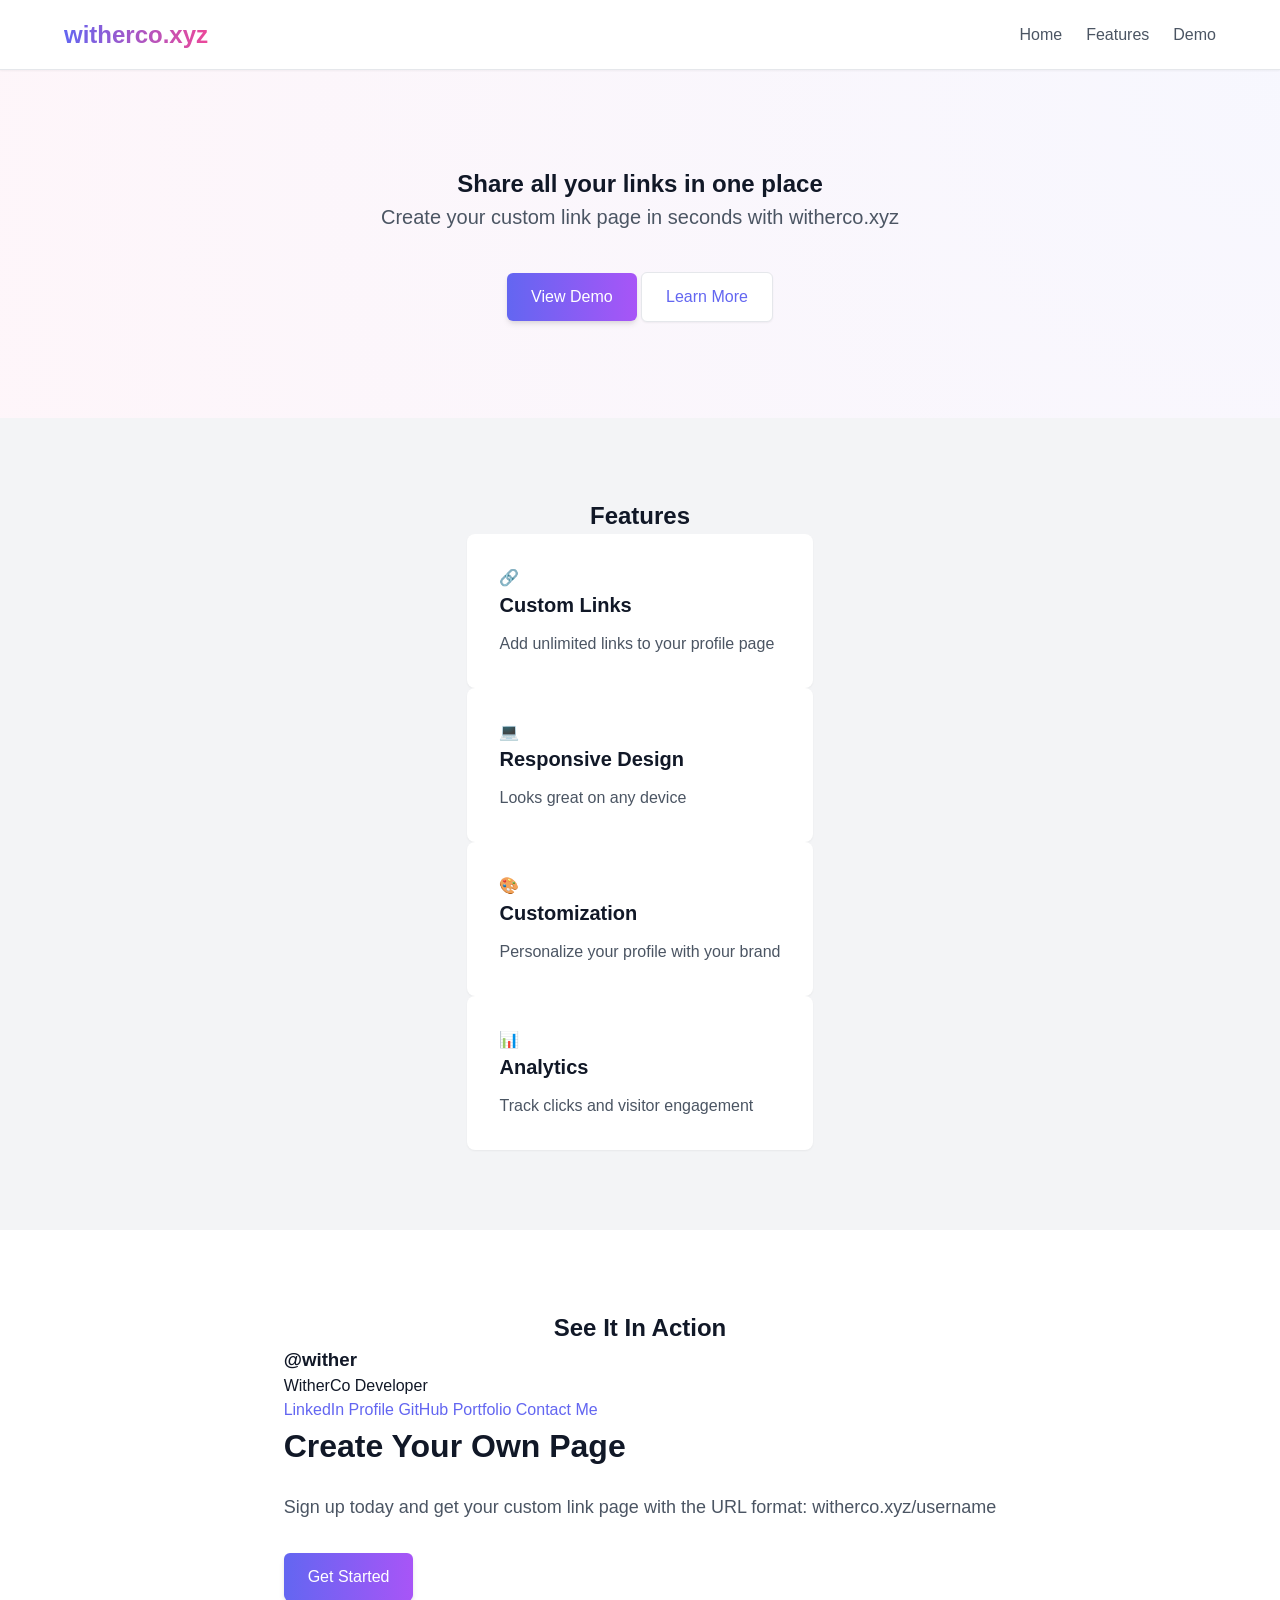
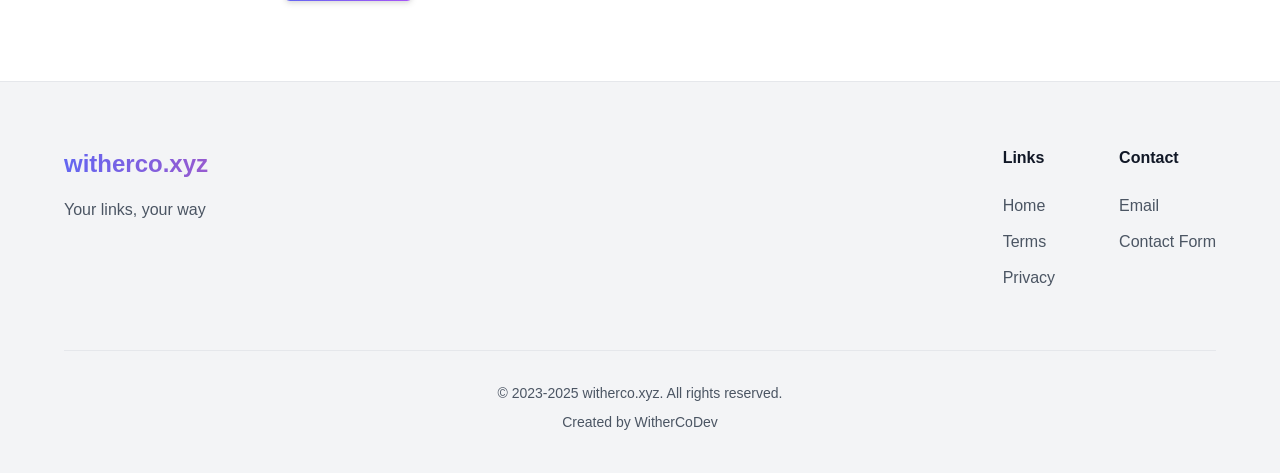
<file: docs/index.html>
<!DOCTYPE html>
<html lang="en">
<head>
    <meta charset="UTF-8">
    <meta name="viewport" content="width=device-width, initial-scale=1.0">
    <title>WitherCo - Link in Bio</title>
    <meta name="description" content="Create your custom link page in seconds with WitherCo.xyz">
    <link rel="stylesheet" href="./styles.css">
    <link rel="icon" href="./favicon.ico">
</head>
<body>
    <header>
        <div class="container">
            <h1>witherco.xyz</h1>
            <nav>
                <ul>
                    <li><a href="/" class="active">Home</a></li>
                    <li><a href="#features">Features</a></li>
                    <li><a href="#demo">Demo</a></li>
                </ul>
            </nav>
        </div>
    </header>

    <main>
        <section class="hero">
            <div class="container">
                <h2>Share all your links in one place</h2>
                <p>Create your custom link page in seconds with witherco.xyz</p>
                <div class="buttons">
                    <a href="https://witherco.xyz/wither" class="button primary">View Demo</a>
                    <a href="#features" class="button secondary">Learn More</a>
                </div>
            </div>
        </section>

        <section id="features" class="features">
            <div class="container">
                <h2>Features</h2>
                <div class="feature-grid">
                    <div class="feature-card">
                        <div class="icon">🔗</div>
                        <h3>Custom Links</h3>
                        <p>Add unlimited links to your profile page</p>
                    </div>
                    <div class="feature-card">
                        <div class="icon">💻</div>
                        <h3>Responsive Design</h3>
                        <p>Looks great on any device</p>
                    </div>
                    <div class="feature-card">
                        <div class="icon">🎨</div>
                        <h3>Customization</h3>
                        <p>Personalize your profile with your brand</p>
                    </div>
                    <div class="feature-card">
                        <div class="icon">📊</div>
                        <h3>Analytics</h3>
                        <p>Track clicks and visitor engagement</p>
                    </div>
                </div>
            </div>
        </section>

        <section id="demo" class="demo">
            <div class="container">
                <h2>See It In Action</h2>
                <div class="demo-wrapper">
                    <div class="phone-mockup">
                        <div class="phone-screen">
                            <div class="profile-preview">
                                <div class="profile-header">
                                    <div class="avatar"></div>
                                    <h3>@wither</h3>
                                    <p>WitherCo Developer</p>
                                </div>
                                <div class="profile-links">
                                    <a href="#" class="profile-link">LinkedIn Profile</a>
                                    <a href="#" class="profile-link">GitHub</a>
                                    <a href="#" class="profile-link">Portfolio</a>
                                    <a href="#" class="profile-link">Contact Me</a>
                                </div>
                            </div>
                        </div>
                    </div>
                    <div class="demo-text">
                        <h3>Create Your Own Page</h3>
                        <p>Sign up today and get your custom link page with the URL format: witherco.xyz/username</p>
                        <a href="https://witherco.xyz/auth" class="button primary">Get Started</a>
                    </div>
                </div>
            </div>
        </section>
    </main>

    <footer>
        <div class="container">
            <div class="footer-content">
                <div class="footer-logo">
                    <h3>witherco.xyz</h3>
                    <p>Your links, your way</p>
                </div>
                <div class="footer-links">
                    <div class="link-group">
                        <h4>Links</h4>
                        <ul>
                            <li><a href="/">Home</a></li>
                            <li><a href="/terms-of-service">Terms</a></li>
                            <li><a href="/privacy-policy">Privacy</a></li>
                        </ul>
                    </div>
                    <div class="link-group">
                        <h4>Contact</h4>
                        <ul>
                            <li><a href="mailto:wither@witherco.xyz">Email</a></li>
                            <li><a href="/contact">Contact Form</a></li>
                        </ul>
                    </div>
                </div>
            </div>
            <div class="copyright">
                <p>© 2023-2025 witherco.xyz. All rights reserved.</p>
                <p>Created by WitherCoDev</p>
            </div>
        </div>
    </footer>
</body>
</html>
</file>
<file: docs/styles.css>
:root {
  --primary-color: #6366f1;
  --secondary-color: #a855f7;
  --accent-color: #ec4899;
  --background-color: #ffffff;
  --background-dark: #f3f4f6;
  --text-primary: #111827;
  --text-light: #4b5563;
  --border-color: #e5e7eb;
  --header-height: 70px;
  --container-width: 1200px;
  --shadow-sm: 0 1px 2px 0 rgba(0, 0, 0, 0.05);
  --shadow-md: 0 4px 6px -1px rgba(0, 0, 0, 0.1), 0 2px 4px -1px rgba(0, 0, 0, 0.06);
  --shadow-lg: 0 10px 15px -3px rgba(0, 0, 0, 0.1), 0 4px 6px -2px rgba(0, 0, 0, 0.05);
}

* {
  margin: 0;
  padding: 0;
  box-sizing: border-box;
}

body {
  font-family: 'Inter', -apple-system, BlinkMacSystemFont, "Segoe UI", Roboto, Helvetica, Arial, sans-serif;
  color: var(--text-primary);
  line-height: 1.5;
  background-color: var(--background-color);
}

a {
  color: var(--primary-color);
  text-decoration: none;
  transition: color 0.2s ease;
}

a:hover {
  color: var(--secondary-color);
}

ul {
  list-style: none;
}

.container {
  max-width: var(--container-width);
  margin: 0 auto;
  padding: 0 1.5rem;
}

header {
  height: var(--header-height);
  border-bottom: 1px solid var(--border-color);
  background-color: var(--background-color);
  position: sticky;
  top: 0;
  z-index: 100;
  box-shadow: var(--shadow-sm);
}

header .container {
  display: flex;
  justify-content: space-between;
  align-items: center;
  height: 100%;
}

header h1 {
  font-size: 1.5rem;
  font-weight: 700;
  color: var(--text-primary);
  background: linear-gradient(to right, var(--primary-color), var(--accent-color));
  -webkit-background-clip: text;
  background-clip: text;
  -webkit-text-fill-color: transparent;
  text-fill-color: transparent;
}

header nav ul {
  display: flex;
  gap: 1.5rem;
}

header nav ul li a {
  font-weight: 500;
  color: var(--text-light);
  transition: color 0.2s ease;
}

header nav ul li a:hover {
  color: var(--primary-color);
}

/* Hero Section */
.hero {
  padding: 6rem 0;
  background-color: var(--background-color);
  position: relative;
  overflow: hidden;
}

.hero::before {
  content: '';
  position: absolute;
  top: 0;
  left: 0;
  right: 0;
  height: 100%;
  background: radial-gradient(circle at top right, rgba(99, 102, 241, 0.05) 0%, rgba(236, 72, 153, 0.05) 100%);
  z-index: 0;
}

.hero .container {
  position: relative;
  z-index: 1;
  display: flex;
  flex-direction: column;
  align-items: center;
  text-align: center;
}

.hero h1 {
  font-size: 3.5rem;
  font-weight: 800;
  margin-bottom: 1.5rem;
  line-height: 1.2;
  max-width: 800px;
}

.hero p {
  font-size: 1.25rem;
  color: var(--text-light);
  max-width: 700px;
  margin-bottom: 2.5rem;
}

.button {
  display: inline-flex;
  align-items: center;
  justify-content: center;
  padding: 0.75rem 1.5rem;
  font-weight: 500;
  border-radius: 0.375rem;
  transition: all 0.2s ease;
  font-size: 1rem;
  cursor: pointer;
}

.button.primary {
  background: linear-gradient(to right, var(--primary-color), var(--secondary-color));
  color: white;
  box-shadow: var(--shadow-md);
}

.button.primary:hover {
  box-shadow: var(--shadow-lg);
  transform: translateY(-2px);
}

.button.secondary {
  background-color: white;
  color: var(--primary-color);
  border: 1px solid var(--border-color);
  box-shadow: var(--shadow-sm);
}

.button.secondary:hover {
  box-shadow: var(--shadow-md);
  transform: translateY(-2px);
}

.button-group {
  display: flex;
  gap: 1rem;
}

/* Features Section */
.features {
  padding: 5rem 0;
  background-color: var(--background-dark);
}

.features .container {
  display: flex;
  flex-direction: column;
  align-items: center;
}

.section-header {
  text-align: center;
  margin-bottom: 3rem;
}

.section-header h2 {
  font-size: 2.5rem;
  font-weight: 700;
  margin-bottom: 1rem;
}

.section-header p {
  font-size: 1.125rem;
  color: var(--text-light);
  max-width: 700px;
}

.features-grid {
  display: grid;
  grid-template-columns: repeat(auto-fit, minmax(300px, 1fr));
  gap: 2rem;
  width: 100%;
}

.feature-card {
  background-color: white;
  padding: 2rem;
  border-radius: 0.5rem;
  box-shadow: var(--shadow-sm);
  transition: all 0.3s ease;
}

.feature-card:hover {
  transform: translateY(-5px);
  box-shadow: var(--shadow-md);
}

.feature-icon {
  display: inline-flex;
  align-items: center;
  justify-content: center;
  width: 3rem;
  height: 3rem;
  border-radius: 0.5rem;
  margin-bottom: 1.5rem;
  background: linear-gradient(to right, var(--primary-color), var(--secondary-color));
  color: white;
  font-size: 1.5rem;
}

.feature-card h3 {
  font-size: 1.25rem;
  font-weight: 600;
  margin-bottom: 0.75rem;
}

.feature-card p {
  color: var(--text-light);
  font-size: 1rem;
}

/* Demo Section */
.demo {
  padding: 5rem 0;
}

.demo .container {
  display: flex;
  flex-direction: column;
  align-items: center;
}

.demo-content {
  display: flex;
  justify-content: space-between;
  align-items: center;
  gap: 4rem;
  margin-top: 3rem;
  width: 100%;
}

.demo-image {
  flex: 1;
  max-width: 500px;
  border-radius: 0.5rem;
  overflow: hidden;
  box-shadow: var(--shadow-lg);
}

.demo-image img {
  width: 100%;
  height: auto;
  display: block;
}

.demo-text {
  flex: 1;
}

.demo-text h3 {
  font-size: 2rem;
  font-weight: 700;
  margin-bottom: 1.5rem;
}

.demo-text p {
  font-size: 1.125rem;
  color: var(--text-light);
  margin-bottom: 2rem;
}

.demo-feature-list {
  margin-bottom: 2rem;
}

.demo-feature-list li {
  display: flex;
  align-items: center;
  margin-bottom: 0.75rem;
  font-size: 1.125rem;
}

.demo-feature-list li::before {
  content: '✓';
  display: inline-flex;
  align-items: center;
  justify-content: center;
  width: 1.5rem;
  height: 1.5rem;
  border-radius: 50%;
  background-color: rgba(99, 102, 241, 0.1);
  color: var(--primary-color);
  margin-right: 0.75rem;
  font-size: 0.875rem;
}

/* Footer */
footer {
  background-color: var(--background-dark);
  padding: 4rem 0 2rem;
  border-top: 1px solid var(--border-color);
}

.footer-content {
  display: flex;
  justify-content: space-between;
  margin-bottom: 3rem;
}

.footer-logo {
  flex: 1;
}

.footer-logo h3 {
  font-size: 1.5rem;
  font-weight: 700;
  margin-bottom: 1rem;
  background: linear-gradient(to right, var(--primary-color), var(--accent-color));
  -webkit-background-clip: text;
  background-clip: text;
  -webkit-text-fill-color: transparent;
  text-fill-color: transparent;
}

.footer-logo p {
  color: var(--text-light);
  max-width: 300px;
}

.footer-links {
  flex: 2;
  display: flex;
  justify-content: flex-end;
  gap: 4rem;
}

.link-group h4 {
  font-size: 1rem;
  font-weight: 600;
  margin-bottom: 1.5rem;
}

.link-group ul li {
  margin-bottom: 0.75rem;
}

.link-group ul li a {
  color: var(--text-light);
  transition: color 0.2s ease;
}

.link-group ul li a:hover {
  color: var(--primary-color);
}

.copyright {
  padding-top: 2rem;
  border-top: 1px solid var(--border-color);
  text-align: center;
  color: var(--text-light);
  font-size: 0.875rem;
}

.copyright p {
  margin-bottom: 0.5rem;
}

/* Responsive */
@media (max-width: 992px) {
  .hero h1 {
    font-size: 2.5rem;
  }
  
  .demo-content {
    flex-direction: column-reverse;
    gap: 2rem;
  }
  
  .demo-image {
    max-width: 100%;
  }
}

@media (max-width: 768px) {
  .hero {
    padding: 4rem 0;
  }
  
  .hero h1 {
    font-size: 2rem;
  }
  
  .hero p {
    font-size: 1rem;
  }
  
  .footer-content {
    flex-direction: column;
    gap: 2rem;
  }
  
  .footer-links {
    justify-content: flex-start;
    gap: 2rem;
  }
}

@media (max-width: 576px) {
  header .container {
    flex-direction: column;
    height: auto;
    padding: 1rem;
  }
  
  header {
    height: auto;
    position: relative;
  }
  
  header h1 {
    margin-bottom: 1rem;
  }
  
  .button-group {
    flex-direction: column;
  }
  
  .features-grid {
    grid-template-columns: 1fr;
  }
  
  .footer-links {
    flex-direction: column;
    gap: 2rem;
  }
}
</file>
